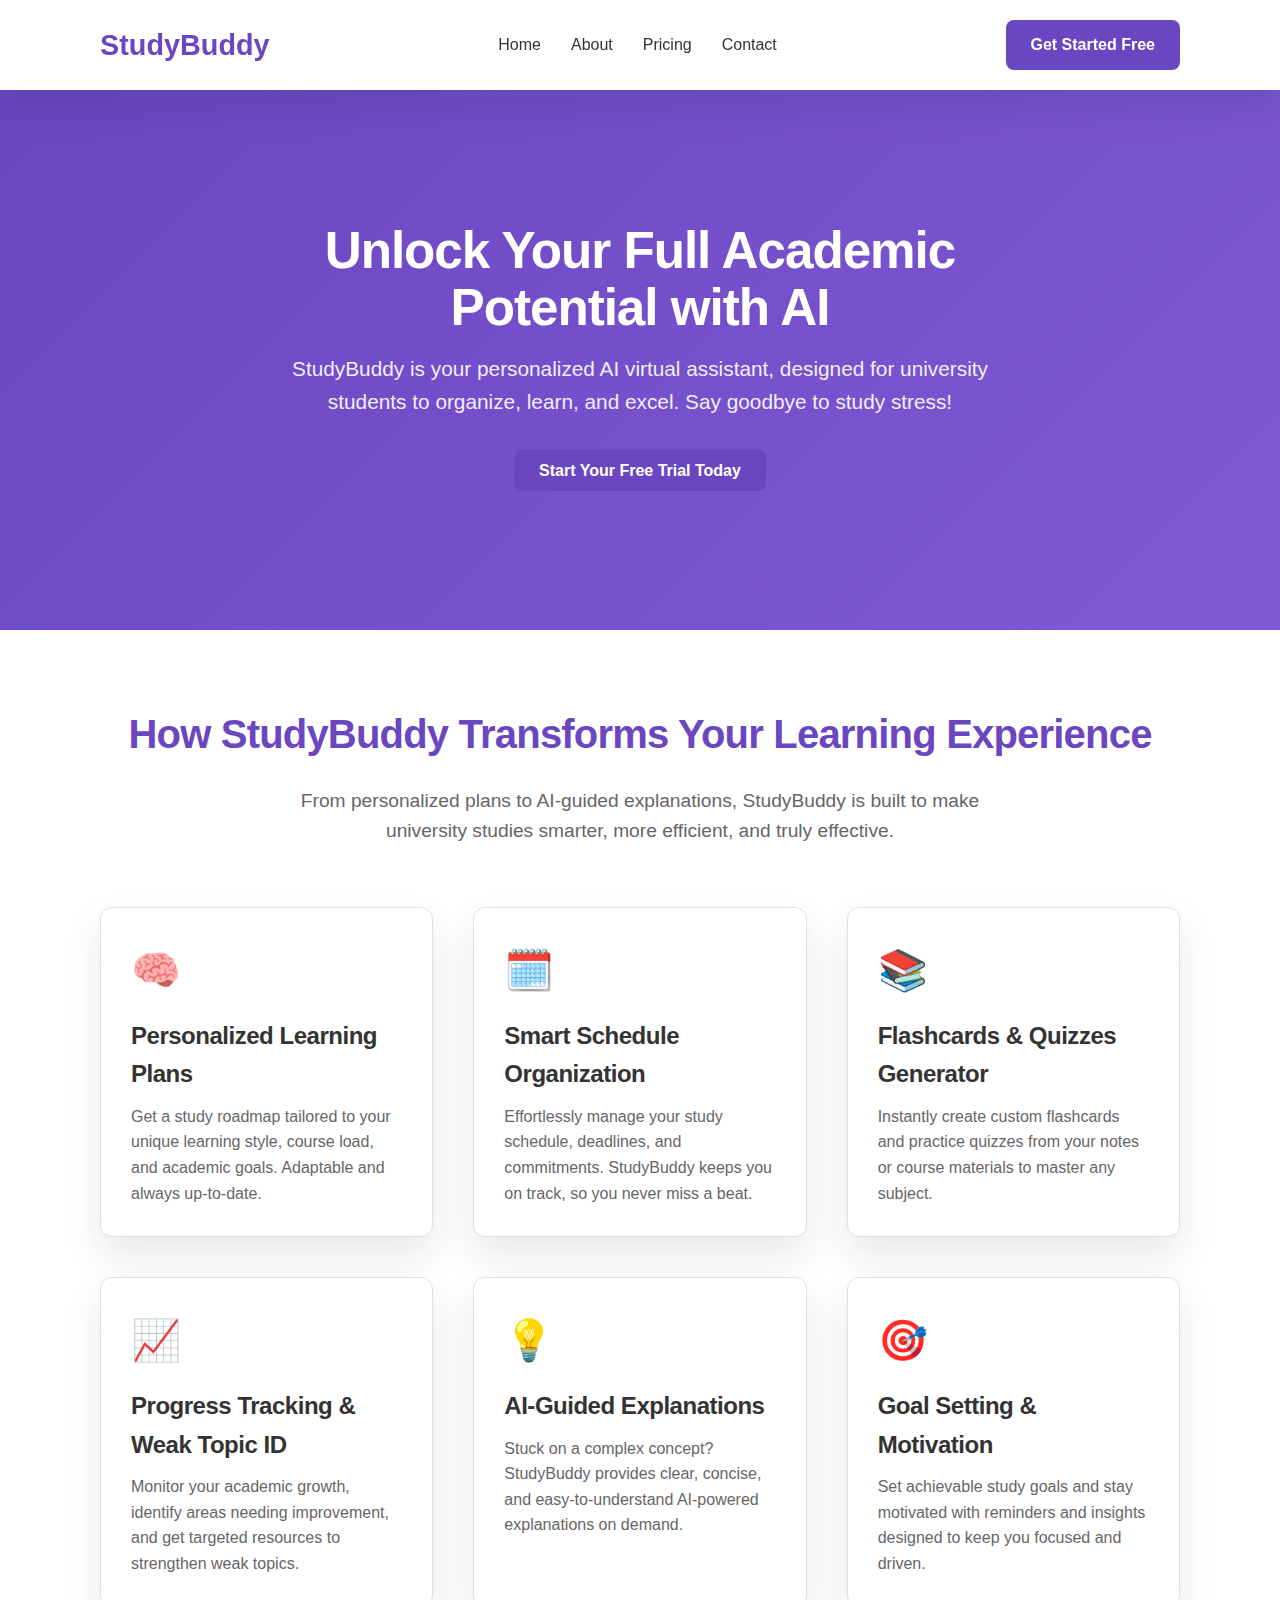
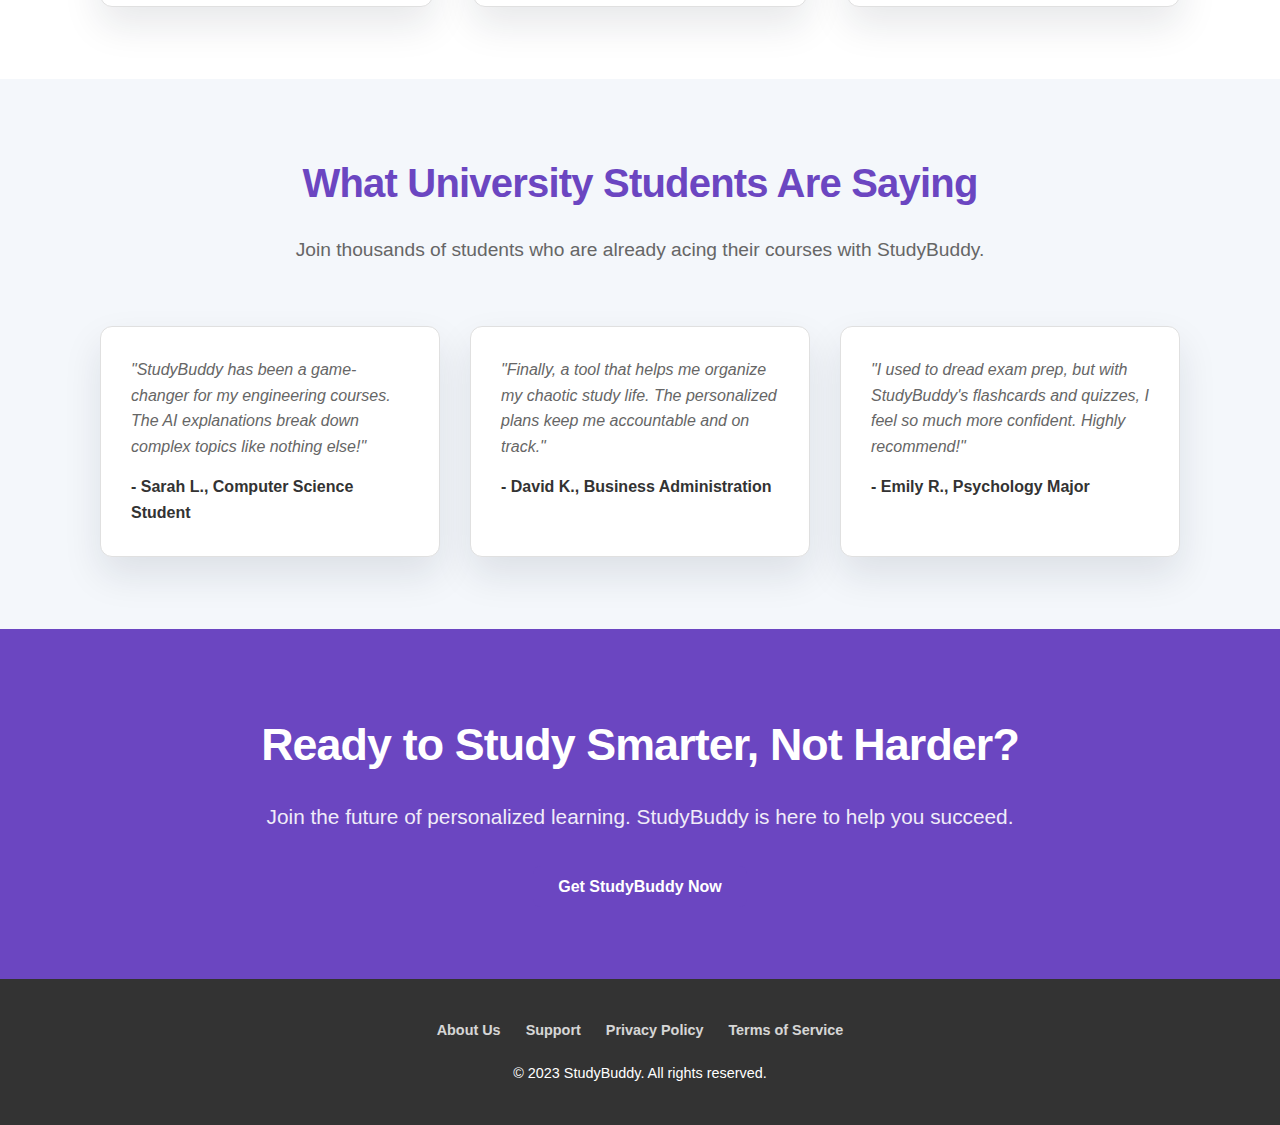
<file: index.html>
<!DOCTYPE html>
<html lang="en">
<head>
    <meta charset="UTF-8">
    <meta name="viewport" content="width=device-width, initial-scale=1.0">
    <title>StudyBuddy - Your AI Virtual Study Assistant for University Students</title>
    <meta name="description" content="Study smarter, not harder with StudyBuddy, the AI virtual study assistant for university students. Get personalized learning plans, flashcards, quizzes, and AI-guided explanations.">
    <link rel="preconnect" href="https://fonts.googleapis.com">
    <link rel="preconnect" href="https://fonts.gstatic.com" crossorigin>
    <link href="https://fonts.googleapis.com/css2?family=Inter:wght@300;400;500;600;700&display=swap" rel="stylesheet">
    <style>
        :root {
            --primary-color: #6B46C1; /* A vibrant purple */
            --secondary-color: #805AD5; /* A slightly lighter purple */
            --text-color: #333;
            --light-text-color: #666;
            --background-color: #f9f9f9;
            --white: #ffffff;
            --border-color: #e0e0e0;
            --shadow: 0 4px 12px rgba(0, 0, 0, 0.05);
        }

        * {
            margin: 0;
            padding: 0;
            box-sizing: border-box;
        }

        body {
            font-family: 'Inter', sans-serif;
            line-height: 1.6;
            color: var(--text-color);
            background-color: var(--background-color);
            scroll-behavior: smooth;
        }

        .container {
            max-width: 1200px;
            margin: 0 auto;
            padding: 0 20px;
        }

        header {
            background-color: var(--white);
            padding: 20px 0;
            box-shadow: var(--shadow);
            position: sticky;
            top: 0;
            z-index: 1000;
        }

        nav {
            display: flex;
            justify-content: space-between;
            align-items: center;
        }

        .logo {
            font-size: 1.8rem;
            font-weight: 700;
            color: var(--primary-color);
            text-decoration: none;
        }

        .nav-links {
            list-style: none;
            display: flex;
            gap: 30px;
        }

        .nav-links a {
            color: var(--text-color);
            text-decoration: none;
            font-weight: 500;
            transition: color 0.3s ease;
        }

        .nav-links a:hover {
            color: var(--primary-color);
        }

        .cta-button {
            background-color: var(--primary-color);
            color: var(--white);
            padding: 12px 25px;
            border-radius: 8px;
            text-decoration: none;
            font-weight: 600;
            transition: background-color 0.3s ease, transform 0.2s ease;
            border: none;
            cursor: pointer;
            font-size: 1rem;
        }

        .cta-button:hover {
            background-color: var(--secondary-color);
            transform: translateY(-2px);
        }

        .hero {
            background: linear-gradient(135deg, var(--primary-color) 0%, var(--secondary-color) 100%);
            color: var(--white);
            padding: 100px 0;
            text-align: center;
            display: flex;
            align-items: center;
            justify-content: center;
            min-height: 60vh;
        }

        .hero-content {
            max-width: 800px;
        }

        .hero h1 {
            font-size: 3.5rem;
            margin-bottom: 20px;
            line-height: 1.2;
            font-weight: 700;
        }

        .hero p {
            font-size: 1.3rem;
            margin-bottom: 40px;
            opacity: 0.9;
        }

        .section {
            padding: 80px 0;
            text-align: center;
        }

        .section:nth-of-type(even) {
            background-color: var(--white);
        }

        .section h2 {
            font-size: 2.5rem;
            margin-bottom: 20px;
            color: var(--primary-color);
            font-weight: 700;
        }

        .section p.lead {
            font-size: 1.2rem;
            max-width: 700px;
            margin: 0 auto 60px auto;
            color: var(--light-text-color);
        }

        .features-grid {
            display: grid;
            grid-template-columns: repeat(auto-fit, minmax(300px, 1fr));
            gap: 40px;
            margin-top: 40px;
        }

        .feature-item {
            background-color: var(--white);
            padding: 30px;
            border-radius: 12px;
            box-shadow: var(--shadow);
            text-align: left;
            transition: transform 0.3s ease;
            border: 1px solid var(--border-color);
        }

        .feature-item:hover {
            transform: translateY(-5px);
        }

        .feature-item .icon {
            font-size: 2.5rem;
            color: var(--primary-color);
            margin-bottom: 15px;
            display: block;
        }

        .feature-item h3 {
            font-size: 1.5rem;
            margin-bottom: 10px;
            color: var(--text-color);
            font-weight: 600;
        }

        .feature-item p {
            color: var(--light-text-color);
        }

        .testimonials-grid {
            display: grid;
            grid-template-columns: repeat(auto-fit, minmax(300px, 1fr));
            gap: 30px;
            margin-top: 40px;
        }

        .testimonial-card {
            background-color: var(--white);
            padding: 30px;
            border-radius: 12px;
            box-shadow: var(--shadow);
            text-align: left;
            border: 1px solid var(--border-color);
        }

        .testimonial-card p {
            font-style: italic;
            margin-bottom: 15px;
            color: var(--light-text-color);
        }

        .testimonial-card .author {
            font-weight: 600;
            color: var(--text-color);
        }

        .cta-banner {
            background-color: var(--primary-color);
            color: var(--white);
            padding: 80px 0;
            text-align: center;
        }

        .cta-banner h2 {
            color: var(--white);
            font-size: 2.8rem;
            margin-bottom: 20px;
        }

        .cta-banner p {
            font-size: 1.3rem;
            margin-bottom: 40px;
            opacity: 0.9;
        }

        footer {
            background-color: var(--text-color);
            color: var(--white);
            padding: 40px 0;
            text-align: center;
            font-size: 0.9rem;
        }

        footer .footer-links {
            list-style: none;
            display: flex;
            justify-content: center;
            gap: 25px;
            margin-bottom: 20px;
        }

        footer .footer-links a {
            color: var(--white);
            text-decoration: none;
            opacity: 0.8;
            transition: opacity 0.3s ease;
        }

        footer .footer-links a:hover {
            opacity: 1;
        }

        @media (max-width: 768px) {
            .nav-links {
                display: none; /* Simple hide for mobile, would use a hamburger menu in production */
            }
            .hero h1 {
                font-size: 2.5rem;
            }
            .hero p {
                font-size: 1rem;
            }
            .section h2 {
                font-size: 2rem;
            }
            .section p.lead {
                font-size: 1rem;
            }
            .cta-banner h2 {
                font-size: 2rem;
            }
            .cta-banner p {
                font-size: 1rem;
            }
            .cta-button {
                padding: 10px 20px;
                font-size: 0.9rem;
            }
            .logo {
                font-size: 1.5rem;
            }
        }
    </style>
  <link rel="stylesheet" href="styles.css">
</head>
<body>
    <header>
        <div class="container">
            <nav>
                <a href="index.html" class="logo">StudyBuddy</a>
                <ul class="nav-links">
                    <li><a href="index.html">Home</a></li>
                    <li><a href="about.html">About</a></li>
                    <li><a href="pricing.html">Pricing</a></li>
                    <li><a href="contact.html">Contact</a></li>
                </ul>
                <a href="pricing.html" class="cta-button">Get Started Free</a>
            </nav>
        </div>
    </header>

    <main>
        <section class="hero">
            <div class="container hero-content">
                <h1>Unlock Your Full Academic Potential with AI</h1>
                <p>StudyBuddy is your personalized AI virtual assistant, designed for university students to organize, learn, and excel. Say goodbye to study stress!</p>
                <a href="pricing.html" class="cta-button">Start Your Free Trial Today</a>
            </div>
        </section>

        <section class="section">
            <div class="container">
                <h2>How StudyBuddy Transforms Your Learning Experience</h2>
                <p class="lead">From personalized plans to AI-guided explanations, StudyBuddy is built to make university studies smarter, more efficient, and truly effective.</p>
                <div class="features-grid">
                    <div class="feature-item">
                        <span class="icon">🧠</span>
                        <h3>Personalized Learning Plans</h3>
                        <p>Get a study roadmap tailored to your unique learning style, course load, and academic goals. Adaptable and always up-to-date.</p>
                    </div>
                    <div class="feature-item">
                        <span class="icon">🗓️</span>
                        <h3>Smart Schedule Organization</h3>
                        <p>Effortlessly manage your study schedule, deadlines, and commitments. StudyBuddy keeps you on track, so you never miss a beat.</p>
                    </div>
                    <div class="feature-item">
                        <span class="icon">📚</span>
                        <h3>Flashcards & Quizzes Generator</h3>
                        <p>Instantly create custom flashcards and practice quizzes from your notes or course materials to master any subject.</p>
                    </div>
                    <div class="feature-item">
                        <span class="icon">📈</span>
                        <h3>Progress Tracking & Weak Topic ID</h3>
                        <p>Monitor your academic growth, identify areas needing improvement, and get targeted resources to strengthen weak topics.</p>
                    </div>
                    <div class="feature-item">
                        <span class="icon">💡</span>
                        <h3>AI-Guided Explanations</h3>
                        <p>Stuck on a complex concept? StudyBuddy provides clear, concise, and easy-to-understand AI-powered explanations on demand.</p>
                    </div>
                    <div class="feature-item">
                        <span class="icon">🎯</span>
                        <h3>Goal Setting & Motivation</h3>
                        <p>Set achievable study goals and stay motivated with reminders and insights designed to keep you focused and driven.</p>
                    </div>
                </div>
            </div>
        </section>

        <section class="section">
            <div class="container">
                <h2>What University Students Are Saying</h2>
                <p class="lead">Join thousands of students who are already acing their courses with StudyBuddy.</p>
                <div class="testimonials-grid">
                    <div class="testimonial-card">
                        <p>"StudyBuddy has been a game-changer for my engineering courses. The AI explanations break down complex topics like nothing else!"</p>
                        <div class="author">- Sarah L., Computer Science Student</div>
                    </div>
                    <div class="testimonial-card">
                        <p>"Finally, a tool that helps me organize my chaotic study life. The personalized plans keep me accountable and on track."</p>
                        <div class="author">- David K., Business Administration</div>
                    </div>
                    <div class="testimonial-card">
                        <p>"I used to dread exam prep, but with StudyBuddy's flashcards and quizzes, I feel so much more confident. Highly recommend!"</p>
                        <div class="author">- Emily R., Psychology Major</div>
                    </div>
                </div>
            </div>
        </section>

        <section class="cta-banner">
            <div class="container">
                <h2>Ready to Study Smarter, Not Harder?</h2>
                <p>Join the future of personalized learning. StudyBuddy is here to help you succeed.</p>
                <a href="pricing.html" class="cta-button">Get StudyBuddy Now</a>
            </div>
        </section>
    </main>

    <footer>
        <div class="container">
            <ul class="footer-links">
                <li><a href="about.html">About Us</a></li>
                <li><a href="contact.html">Support</a></li>
                <li><a href="#">Privacy Policy</a></li>
                <li><a href="#">Terms of Service</a></li>
            </ul>
            <p>&copy; 2023 StudyBuddy. All rights reserved.</p>
        </div>
    </footer>

  <script src="script.js"></script>
</body>
</html>
</file>
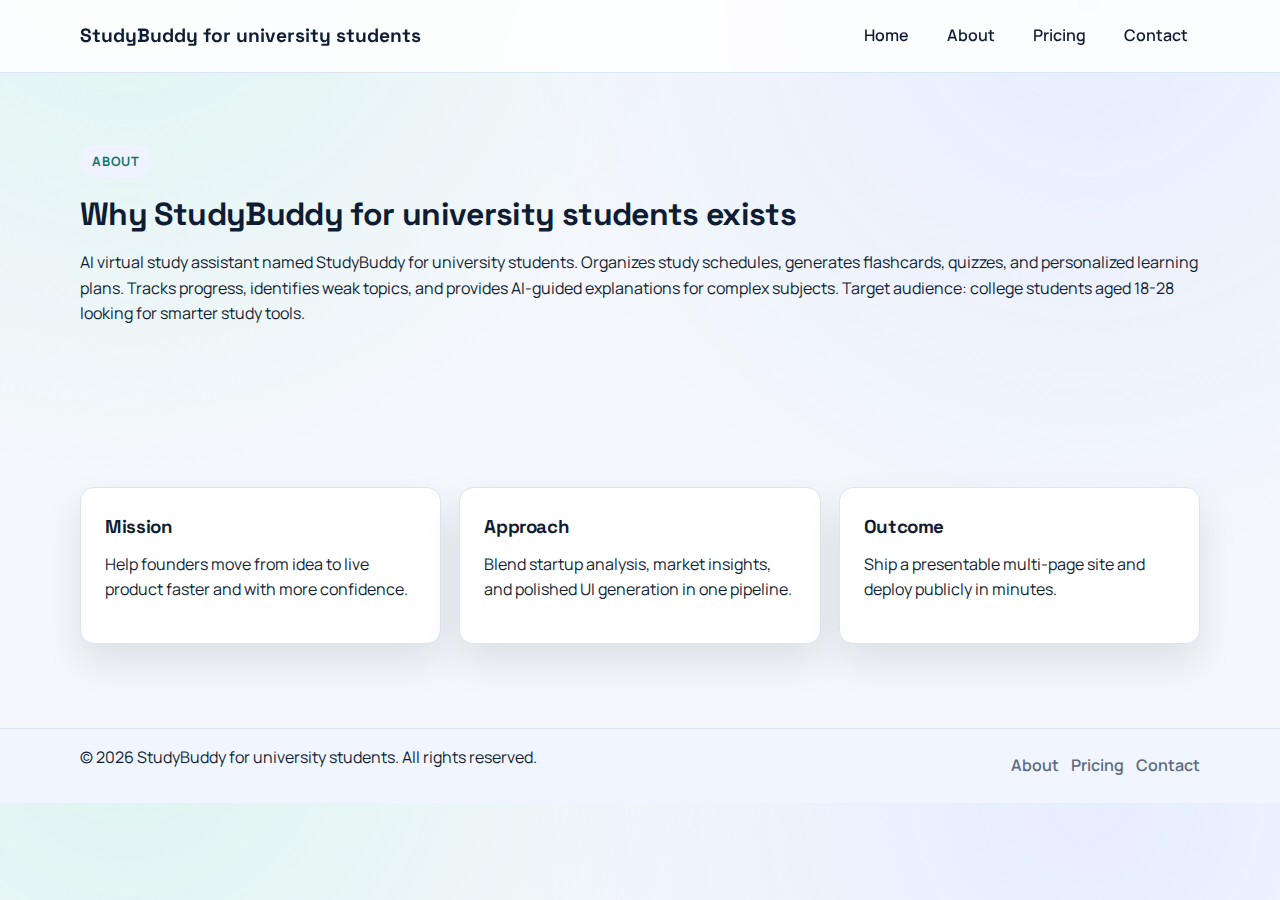
<file: about.html>
<!doctype html>
<html lang="en">
<head>
  <meta charset="UTF-8">
  <meta name="viewport" content="width=device-width, initial-scale=1.0">
  <title>StudyBuddy for university students | About</title>
  <link rel="preconnect" href="https://fonts.googleapis.com">
  <link rel="preconnect" href="https://fonts.gstatic.com" crossorigin>
  <link href="https://fonts.googleapis.com/css2?family=Manrope:wght@400;500;700;800&family=Space+Grotesk:wght@500;700&display=swap" rel="stylesheet">
  <link rel="stylesheet" href="styles.css">
</head>
<body>
  <header class="site-header">
    <div class="container nav-wrap">
      <a class="brand" href="index.html">StudyBuddy for university students</a>
      <button class="menu-toggle" type="button" data-menu-toggle aria-label="Toggle menu">Menu</button>
      <nav class="main-nav" data-main-nav>
        <a href="index.html">Home</a>
        <a href="about.html">About</a>
        <a href="pricing.html">Pricing</a>
        <a href="contact.html">Contact</a>
      </nav>
    </div>
  </header>
  <main>
  <section class="section page-hero">
    <div class="container">
      <p class="eyebrow">About</p>
      <h1>Why StudyBuddy for university students exists</h1>
      <p>AI virtual study assistant named StudyBuddy for university students.
Organizes study schedules, generates flashcards, quizzes, and personalized learning plans.
Tracks progress, identifies weak topics, and provides AI-guided explanations for complex subjects.
Target audience: college students aged 18-28 looking for smarter study tools.</p>
    </div>
  </section>
  <section class="section">
    <div class="container feature-grid">
      <article class="panel"><h3>Mission</h3><p>Help founders move from idea to live product faster and with more confidence.</p></article>
      <article class="panel"><h3>Approach</h3><p>Blend startup analysis, market insights, and polished UI generation in one pipeline.</p></article>
      <article class="panel"><h3>Outcome</h3><p>Ship a presentable multi-page site and deploy publicly in minutes.</p></article>
    </div>
  </section>
</main>
  <footer class="site-footer">
    <div class="container footer-row">
      <p>&copy; <span data-year>2026</span> StudyBuddy for university students. All rights reserved.</p>
      <div class="footer-links">
        <a href="about.html">About</a>
        <a href="pricing.html">Pricing</a>
        <a href="contact.html">Contact</a>
      </div>
    </div>
  </footer>
  <script src="script.js"></script>
</body>
</html>
</file>
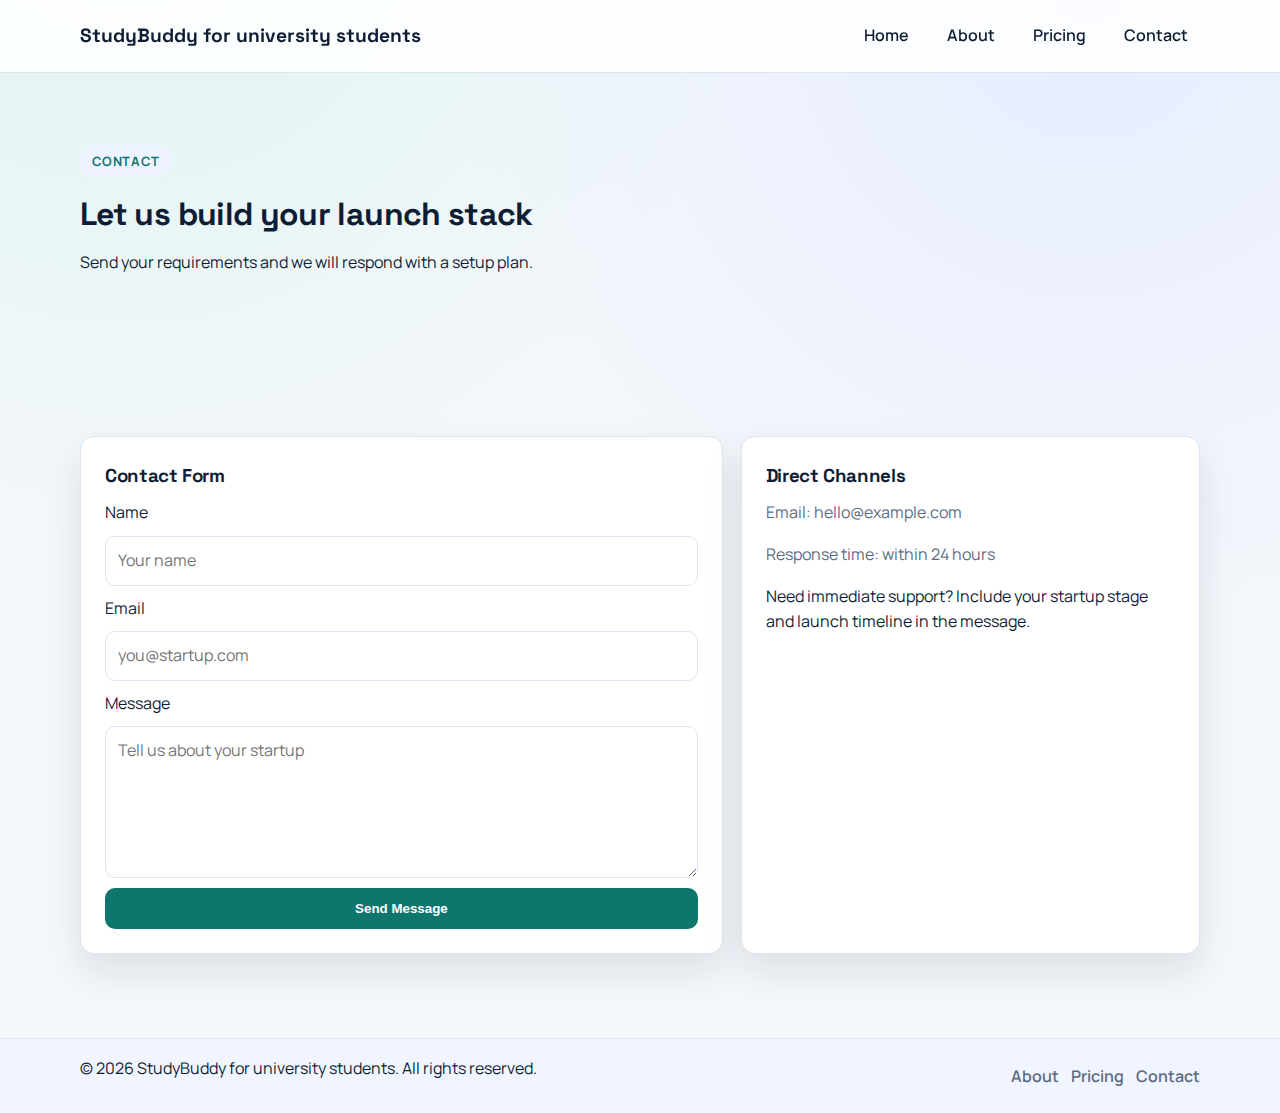
<file: contact.html>
<!doctype html>
<html lang="en">
<head>
  <meta charset="UTF-8">
  <meta name="viewport" content="width=device-width, initial-scale=1.0">
  <title>StudyBuddy for university students | Contact</title>
  <link rel="preconnect" href="https://fonts.googleapis.com">
  <link rel="preconnect" href="https://fonts.gstatic.com" crossorigin>
  <link href="https://fonts.googleapis.com/css2?family=Manrope:wght@400;500;700;800&family=Space+Grotesk:wght@500;700&display=swap" rel="stylesheet">
  <link rel="stylesheet" href="styles.css">
</head>
<body>
  <header class="site-header">
    <div class="container nav-wrap">
      <a class="brand" href="index.html">StudyBuddy for university students</a>
      <button class="menu-toggle" type="button" data-menu-toggle aria-label="Toggle menu">Menu</button>
      <nav class="main-nav" data-main-nav>
        <a href="index.html">Home</a>
        <a href="about.html">About</a>
        <a href="pricing.html">Pricing</a>
        <a href="contact.html">Contact</a>
      </nav>
    </div>
  </header>
  <main>
  <section class="section page-hero">
    <div class="container">
      <p class="eyebrow">Contact</p>
      <h1>Let us build your launch stack</h1>
      <p>Send your requirements and we will respond with a setup plan.</p>
    </div>
  </section>
  <section class="section">
    <div class="container contact-wrap">
      <div class="panel">
        <h3>Contact Form</h3>
        <form data-contact-form class="contact-form">
          <label for="name">Name</label>
          <input id="name" name="name" type="text" placeholder="Your name" required>
          <label for="email">Email</label>
          <input id="email" name="email" type="email" placeholder="you@startup.com" required>
          <label for="message">Message</label>
          <textarea id="message" name="message" rows="5" placeholder="Tell us about your startup"></textarea>
          <button class="btn btn-primary" type="submit">Send Message</button>
        </form>
        <p class="success-message hidden" data-contact-feedback>Thanks. Your message has been captured.</p>
      </div>
      <aside class="panel">
        <h3>Direct Channels</h3>
        <p class="muted">Email: hello@example.com</p>
        <p class="muted">Response time: within 24 hours</p>
        <p>Need immediate support? Include your startup stage and launch timeline in the message.</p>
      </aside>
    </div>
  </section>
</main>
  <footer class="site-footer">
    <div class="container footer-row">
      <p>&copy; <span data-year>2026</span> StudyBuddy for university students. All rights reserved.</p>
      <div class="footer-links">
        <a href="about.html">About</a>
        <a href="pricing.html">Pricing</a>
        <a href="contact.html">Contact</a>
      </div>
    </div>
  </footer>
  <script src="script.js"></script>
</body>
</html>
</file>
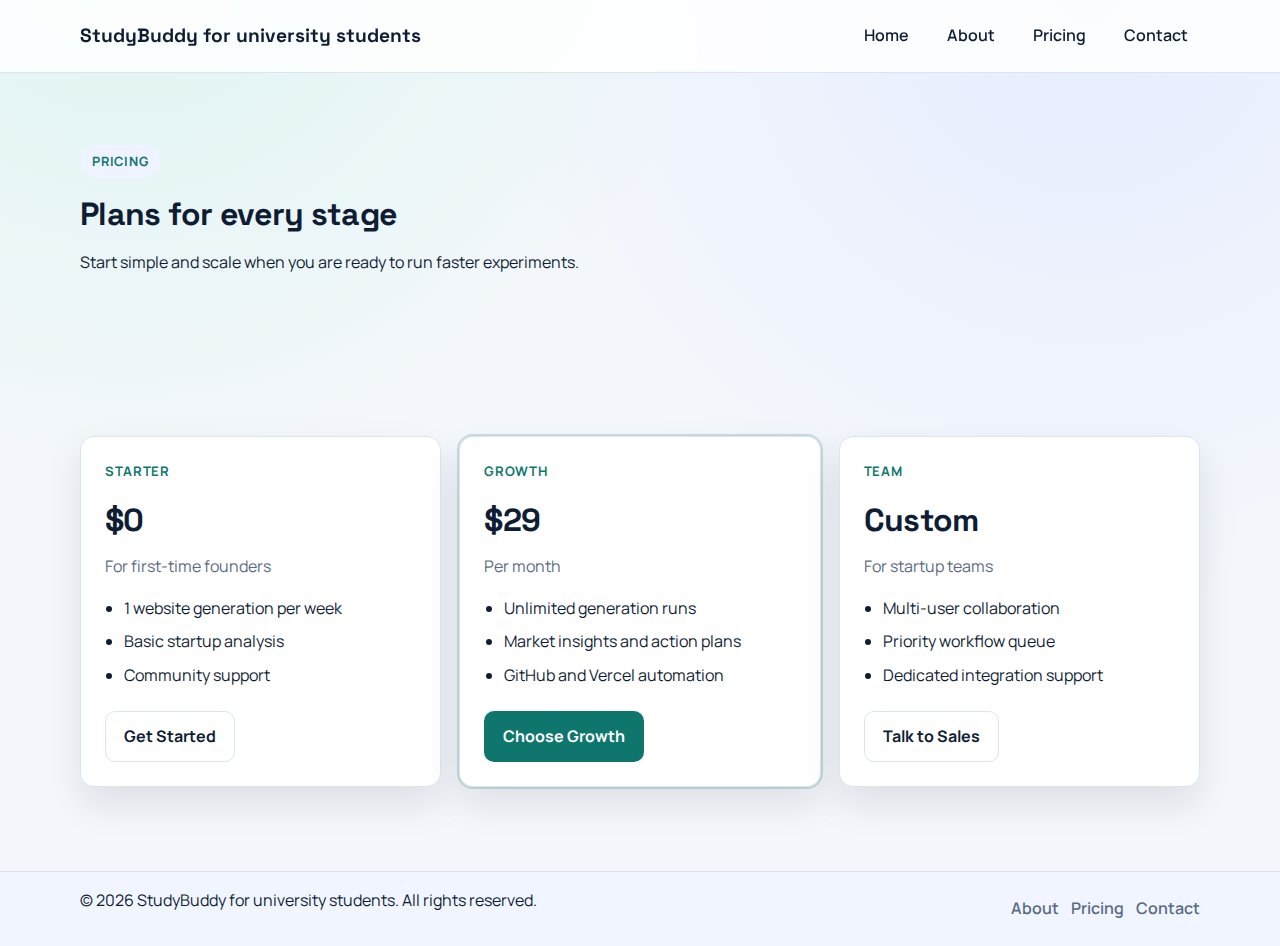
<file: pricing.html>
<!doctype html>
<html lang="en">
<head>
  <meta charset="UTF-8">
  <meta name="viewport" content="width=device-width, initial-scale=1.0">
  <title>StudyBuddy for university students | Pricing</title>
  <link rel="preconnect" href="https://fonts.googleapis.com">
  <link rel="preconnect" href="https://fonts.gstatic.com" crossorigin>
  <link href="https://fonts.googleapis.com/css2?family=Manrope:wght@400;500;700;800&family=Space+Grotesk:wght@500;700&display=swap" rel="stylesheet">
  <link rel="stylesheet" href="styles.css">
</head>
<body>
  <header class="site-header">
    <div class="container nav-wrap">
      <a class="brand" href="index.html">StudyBuddy for university students</a>
      <button class="menu-toggle" type="button" data-menu-toggle aria-label="Toggle menu">Menu</button>
      <nav class="main-nav" data-main-nav>
        <a href="index.html">Home</a>
        <a href="about.html">About</a>
        <a href="pricing.html">Pricing</a>
        <a href="contact.html">Contact</a>
      </nav>
    </div>
  </header>
  <main>
  <section class="section page-hero">
    <div class="container">
      <p class="eyebrow">Pricing</p>
      <h1>Plans for every stage</h1>
      <p>Start simple and scale when you are ready to run faster experiments.</p>
    </div>
  </section>
  <section class="section">
    <div class="container pricing-grid">
      <article class="panel price-card">
        <p class="tier">Starter</p>
        <h3>$0</h3>
        <p class="muted">For first-time founders</p>
        <ul class="clean-list">
          <li>1 website generation per week</li>
          <li>Basic startup analysis</li>
          <li>Community support</li>
        </ul>
        <a class="btn btn-ghost" href="contact.html">Get Started</a>
      </article>
      <article class="panel price-card featured">
        <p class="tier">Growth</p>
        <h3>$29</h3>
        <p class="muted">Per month</p>
        <ul class="clean-list">
          <li>Unlimited generation runs</li>
          <li>Market insights and action plans</li>
          <li>GitHub and Vercel automation</li>
        </ul>
        <a class="btn btn-primary" href="contact.html">Choose Growth</a>
      </article>
      <article class="panel price-card">
        <p class="tier">Team</p>
        <h3>Custom</h3>
        <p class="muted">For startup teams</p>
        <ul class="clean-list">
          <li>Multi-user collaboration</li>
          <li>Priority workflow queue</li>
          <li>Dedicated integration support</li>
        </ul>
        <a class="btn btn-ghost" href="contact.html">Talk to Sales</a>
      </article>
    </div>
  </section>
</main>
  <footer class="site-footer">
    <div class="container footer-row">
      <p>&copy; <span data-year>2026</span> StudyBuddy for university students. All rights reserved.</p>
      <div class="footer-links">
        <a href="about.html">About</a>
        <a href="pricing.html">Pricing</a>
        <a href="contact.html">Contact</a>
      </div>
    </div>
  </footer>
  <script src="script.js"></script>
</body>
</html>
</file>
<file: styles.css>
:root {
  --bg: #f4f7fb;
  --surface: #ffffff;
  --surface-soft: #eef3ff;
  --text: #0f1d34;
  --muted: #5b6b85;
  --primary: #0f766e;
  --primary-strong: #0b5b55;
  --border: #dbe5f2;
  --radius: 14px;
  --shadow: 0 18px 38px rgba(15, 29, 52, 0.1);
}

* {
  box-sizing: border-box;
}

body {
  margin: 0;
  font-family: "Manrope", "Segoe UI", sans-serif;
  background:
    radial-gradient(circle at 10% -10%, #ddf4f1 0%, rgba(221, 244, 241, 0) 38%),
    radial-gradient(circle at 85% 0%, #e6edff 0%, rgba(230, 237, 255, 0) 42%),
    var(--bg);
  color: var(--text);
  line-height: 1.6;
}

h1, h2, h3 {
  margin: 0 0 0.6rem;
  font-family: "Space Grotesk", "Manrope", sans-serif;
  letter-spacing: -0.02em;
}

p {
  margin-top: 0;
}

.site-header {
  position: sticky;
  top: 0;
  z-index: 20;
  background: rgba(255, 255, 255, 0.84);
  backdrop-filter: blur(10px);
  border-bottom: 1px solid var(--border);
}

.container {
  width: min(1120px, 92%);
  margin: 0 auto;
}

.nav-wrap {
  min-height: 72px;
  display: flex;
  align-items: center;
  justify-content: space-between;
  gap: 16px;
}

.brand {
  color: var(--text);
  font-family: "Space Grotesk", sans-serif;
  font-weight: 700;
  font-size: 1.2rem;
  text-decoration: none;
}

.main-nav {
  display: flex;
  align-items: center;
  gap: 14px;
}

.main-nav a {
  color: var(--text);
  text-decoration: none;
  font-weight: 600;
  padding: 8px 12px;
  border-radius: 8px;
}

.main-nav a:hover {
  background: var(--surface-soft);
}

.menu-toggle {
  display: none;
  border: 1px solid var(--border);
  background: var(--surface);
  color: var(--text);
  border-radius: 8px;
  padding: 8px 12px;
  font-weight: 600;
}

.section {
  padding: 72px 0;
}

.hero {
  padding-top: 88px;
}

.hero-grid {
  display: grid;
  grid-template-columns: 1.35fr 1fr;
  gap: 28px;
  align-items: start;
}

.eyebrow {
  display: inline-block;
  margin-bottom: 12px;
  padding: 6px 12px;
  border-radius: 999px;
  background: var(--surface-soft);
  color: var(--primary);
  font-size: 0.8rem;
  font-weight: 700;
  text-transform: uppercase;
  letter-spacing: 0.06em;
}

.hero h1 {
  font-size: clamp(2rem, 4vw, 3.2rem);
  line-height: 1.1;
  margin-bottom: 16px;
}

.hero-actions {
  margin-top: 22px;
  display: flex;
  flex-wrap: wrap;
  gap: 12px;
}

.btn {
  display: inline-flex;
  align-items: center;
  justify-content: center;
  text-decoration: none;
  border-radius: 10px;
  padding: 12px 18px;
  font-weight: 700;
  border: 1px solid transparent;
}

.btn-primary {
  background: var(--primary);
  color: #ffffff;
}

.btn-primary:hover {
  background: var(--primary-strong);
}

.btn-ghost {
  background: var(--surface);
  color: var(--text);
  border-color: var(--border);
}

.btn-ghost:hover {
  background: var(--surface-soft);
}

.panel {
  background: var(--surface);
  border: 1px solid var(--border);
  border-radius: var(--radius);
  padding: 24px;
  box-shadow: var(--shadow);
}

.feature-grid {
  display: grid;
  grid-template-columns: repeat(3, minmax(0, 1fr));
  gap: 18px;
}

.pricing-grid {
  display: grid;
  grid-template-columns: repeat(3, minmax(0, 1fr));
  gap: 18px;
}

.price-card.featured {
  outline: 2px solid rgba(15, 118, 110, 0.2);
}

.price-card .tier {
  font-size: 0.82rem;
  text-transform: uppercase;
  letter-spacing: 0.05em;
  color: var(--primary);
  font-weight: 700;
}

.price-card h3 {
  font-size: 2rem;
  margin-bottom: 8px;
}

.clean-list {
  margin: 14px 0 22px;
  padding-left: 1.2rem;
}

.clean-list li {
  margin-bottom: 8px;
}

.contact-wrap {
  display: grid;
  grid-template-columns: 1.4fr 1fr;
  gap: 18px;
}

.contact-form {
  display: grid;
  gap: 10px;
}

.contact-form input,
.contact-form textarea {
  width: 100%;
  border: 1px solid var(--border);
  border-radius: 10px;
  padding: 11px 12px;
  font: inherit;
  background: #ffffff;
}

.contact-form textarea {
  resize: vertical;
}

.muted {
  color: var(--muted);
}

.success-message {
  margin-top: 12px;
  color: #0a7f56;
  font-weight: 600;
}

.hidden {
  display: none;
}

.site-footer {
  margin-top: 12px;
  border-top: 1px solid var(--border);
  background: #f0f5ff;
}

.footer-row {
  min-height: 74px;
  display: flex;
  align-items: center;
  justify-content: space-between;
  gap: 16px;
}

.footer-links {
  display: flex;
  gap: 12px;
}

.footer-links a {
  color: var(--muted);
  text-decoration: none;
  font-weight: 600;
}

.footer-links a:hover {
  color: var(--text);
}

@media (max-width: 768px) {
  .menu-toggle {
    display: inline-flex;
  }

  .main-nav {
    display: none;
    position: absolute;
    top: 73px;
    right: 4%;
    left: 4%;
    background: #ffffff;
    border: 1px solid var(--border);
    border-radius: 12px;
    padding: 8px;
    flex-direction: column;
    align-items: stretch;
  }

  .main-nav.open {
    display: flex;
  }

  .hero-grid,
  .feature-grid,
  .pricing-grid,
  .contact-wrap {
    grid-template-columns: 1fr;
  }

  .section {
    padding: 56px 0;
  }

  .footer-row {
    flex-direction: column;
    justify-content: center;
    padding: 14px 0;
    text-align: center;
  }
}
</file>
